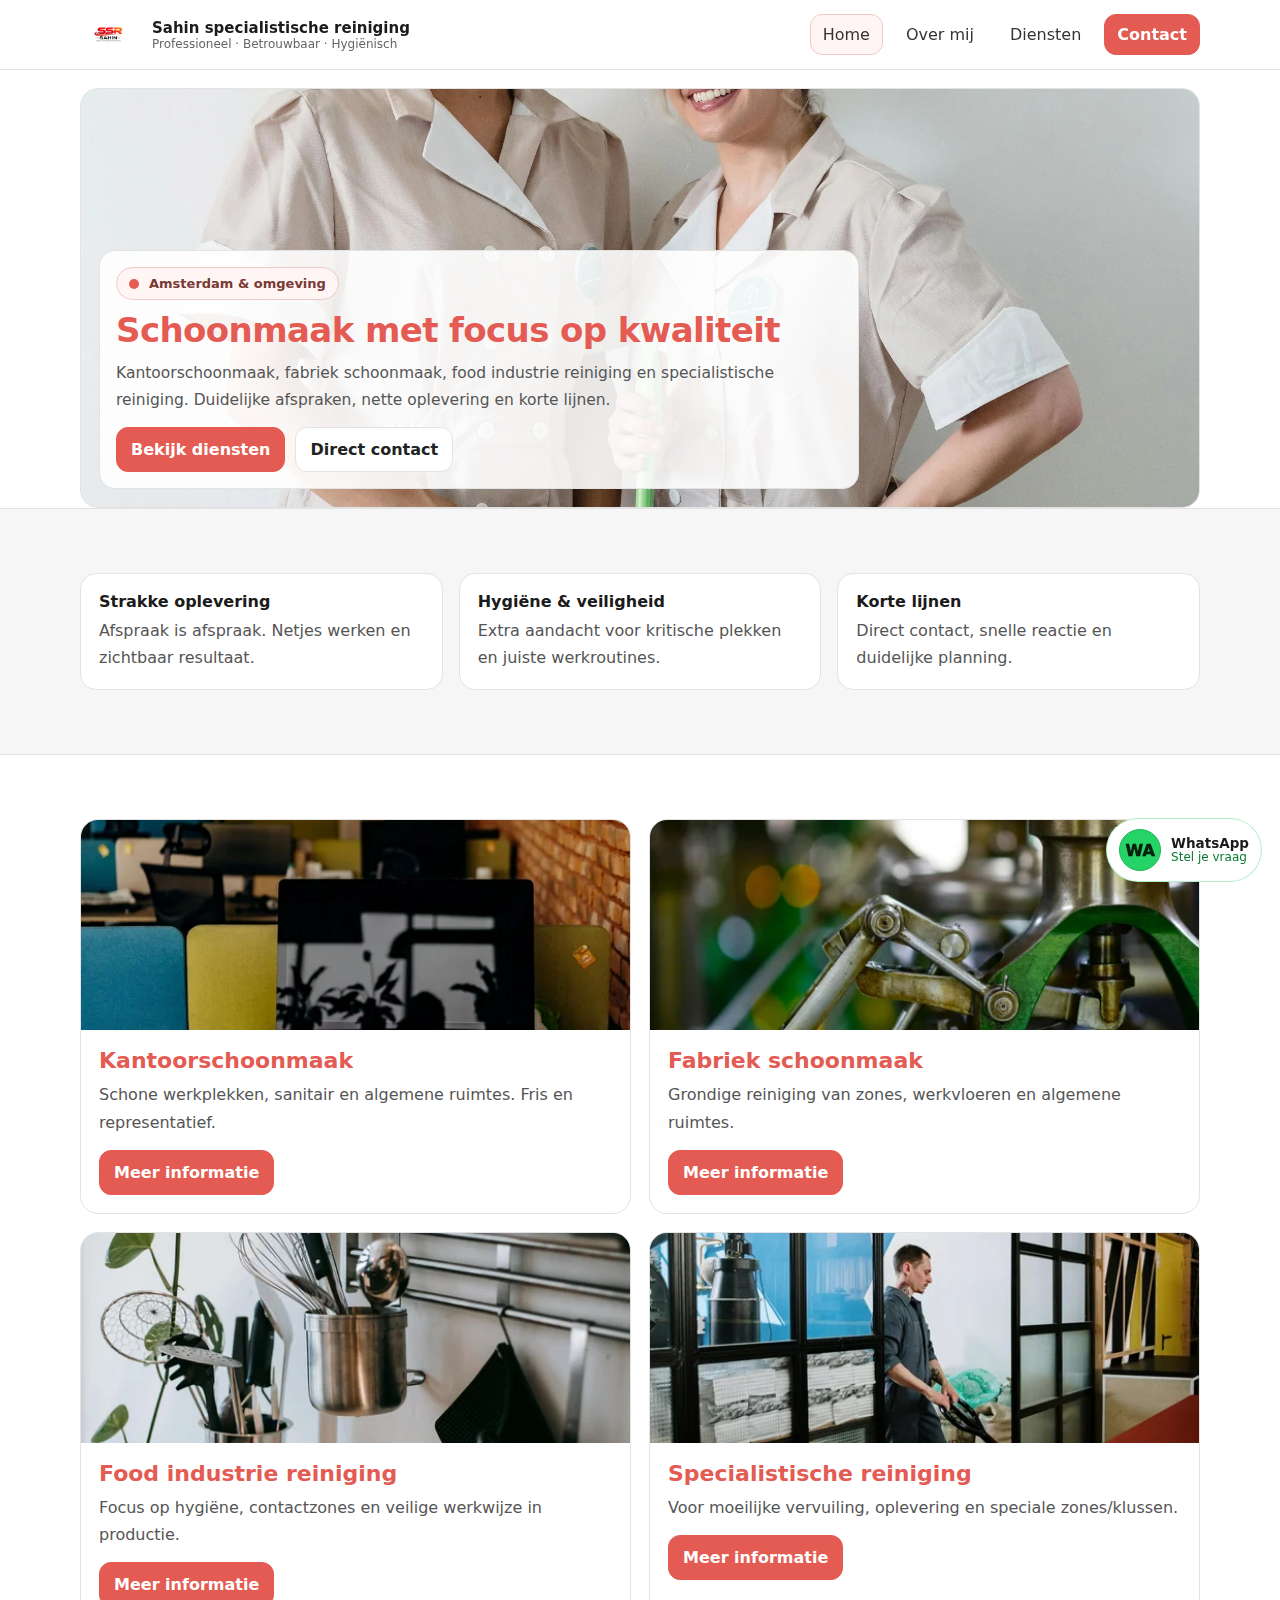
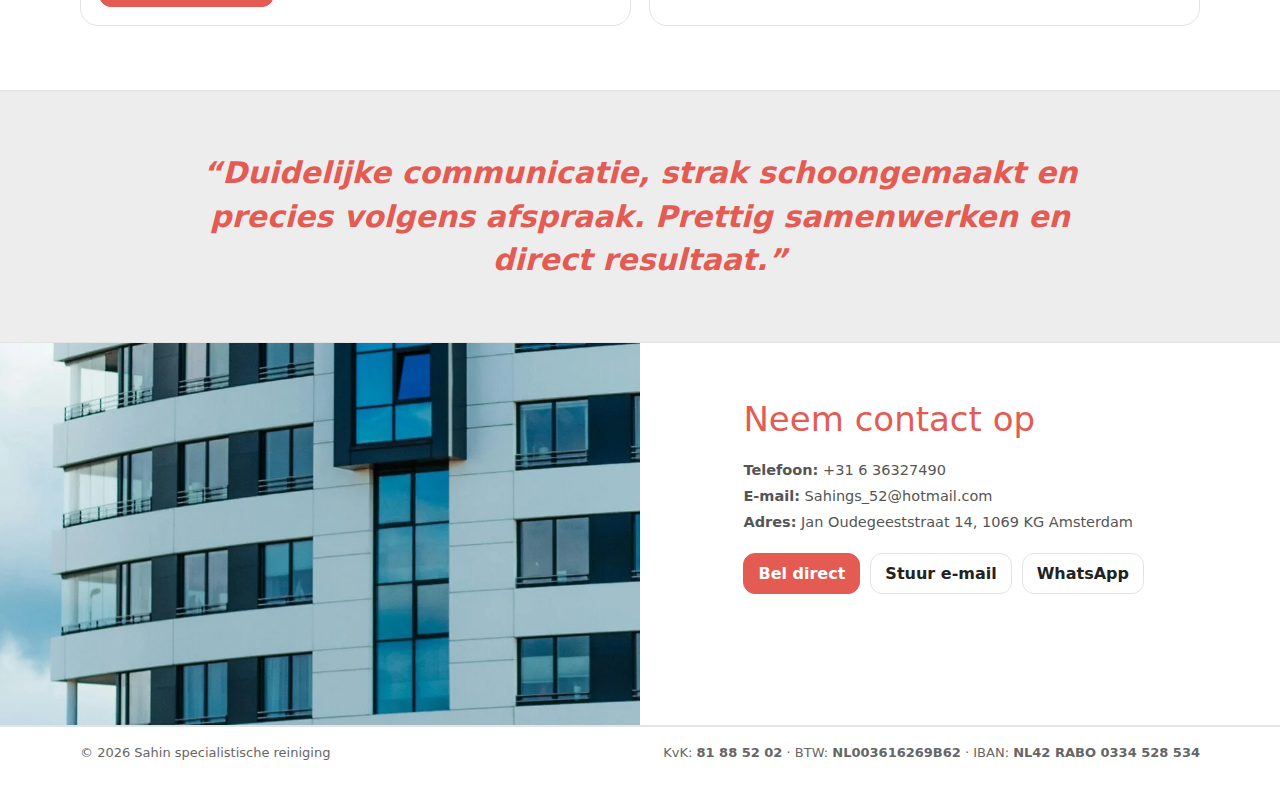
<file: index.html>
<!doctype html>
<html lang="nl">
<head>
  <meta charset="utf-8" />
  <meta name="viewport" content="width=device-width,initial-scale=1" />
  <title>Sahin specialistische reiniging</title>
  <meta name="description" content="Kantoorschoonmaak, fabriek schoonmaak, food industrie reiniging en specialistische reiniging." />
  <link rel="stylesheet" href="styles.css" />
</head>
<body>

<header class="header">
  <div class="container header-inner">
    <div class="brand">
      <a href="index.html" style="display:flex;align-items:center;gap:12px;">
        <img src="images/SSRlogo.png" alt="SSR logo" class="site-logo">
      </a>
      <div>
        <h1>Sahin specialistische reiniging</h1>
        <p>Professioneel · Betrouwbaar · Hygiënisch</p>
      </div>
    </div>

    <button class="nav-toggle" type="button" aria-label="Menu openen" aria-expanded="false" aria-controls="siteNav">
      <span></span><span></span><span></span>
    </button>

    <nav id="siteNav" class="nav" aria-label="Hoofdmenu">
      <a class="active" href="index.html">Home</a>
      <a href="overmij.html">Over mij</a>
      <a href="diensten.html">Diensten</a>
      <a class="nav-cta" href="contact.html">Contact</a>
    </nav>
  </div>
</header>

<main>

  <!-- HERO: wit vlak, banner in card -->
  <section class="hero">
    <div class="container">
      <div class="hero-banner" role="img" aria-label="Banner">
        <div class="hero-content">
          <div class="kicker"><span class="kdot"></span>Amsterdam & omgeving</div>
          <h2>Schoonmaak met focus op kwaliteit</h2>
          <p class="lead">
            Kantoorschoonmaak, fabriek schoonmaak, food industrie reiniging en specialistische reiniging.
            Duidelijke afspraken, nette oplevering en korte lijnen.
          </p>
          <div class="hero-actions">
            <a class="btn" href="diensten.html">Bekijk diensten</a>
            <a class="btn secondary" href="contact.html">Direct contact</a>
          </div>
        </div>
      </div>
    </div>
  </section>

  <!-- USP: lichtgrijs vlak (duidelijke overgang) -->
  <section class="section section--light">
    <div class="container grid-3">
      <div class="feature">
        <div class="title">Strakke oplevering</div>
        <div class="text">Afspraak is afspraak. Netjes werken en zichtbaar resultaat.</div>
      </div>
      <div class="feature">
        <div class="title">Hygiëne & veiligheid</div>
        <div class="text">Extra aandacht voor kritische plekken en juiste werkroutines.</div>
      </div>
      <div class="feature">
        <div class="title">Korte lijnen</div>
        <div class="text">Direct contact, snelle reactie en duidelijke planning.</div>
      </div>
    </div>
  </section>

  <!-- Diensten preview: wit vlak -->
  <section class="section">
    <div class="container">
      <div class="services-grid">
        <div class="service">
          <img src="images/kantoor.jpg" alt="Kantoorschoonmaak">
          <div class="service-body">
            <div class="service-title">Kantoorschoonmaak</div>
            <p class="service-text">Schone werkplekken, sanitair en algemene ruimtes. Fris en representatief.</p>
            <a class="btn" href="diensten.html#kantoor">Meer informatie</a>
          </div>
        </div>

        <div class="service">
          <img src="images/fabriek.jpg" alt="Fabriek schoonmaak">
          <div class="service-body">
            <div class="service-title">Fabriek schoonmaak</div>
            <p class="service-text">Grondige reiniging van zones, werkvloeren en algemene ruimtes.</p>
            <a class="btn" href="diensten.html#fabriek">Meer informatie</a>
          </div>
        </div>

        <div class="service">
          <img src="images/food.jpg" alt="Food industrie reiniging">
          <div class="service-body">
            <div class="service-title">Food industrie reiniging</div>
            <p class="service-text">Focus op hygiëne, contactzones en veilige werkwijze in productie.</p>
            <a class="btn" href="diensten.html#food">Meer informatie</a>
          </div>
        </div>

        <div class="service">
          <img src="images/specialistisch.jpg" alt="Specialistische reiniging">
          <div class="service-body">
            <div class="service-title">Specialistische reiniging</div>
            <p class="service-text">Voor moeilijke vervuiling, oplevering en speciale zones/klussen.</p>
            <a class="btn" href="diensten.html#specialistisch">Meer informatie</a>
          </div>
        </div>
      </div>
    </div>
  </section>

  <!-- Quote: iets donkerder (mid) over hele breedte -->
  <section class="quote-band">
    <div class="quote-inner">
      <p class="quote-text">
        “Duidelijke communicatie, strak schoongemaakt en precies volgens afspraak.
        Prettig samenwerken en direct resultaat.”
      </p>
    </div>
  </section>

  <!-- Contact: full width split, image full-bleed left -->
  <section class="contact-split">
    <div class="contact-split-inner">
      <div class="contact-split-media">
        <img src="images/gebouw.jpg" alt="Gebouw / locatie" />
      </div>

      <div class="contact-split-panel">
        <h3>Neem contact op</h3>

        <div class="contact-lines">
          <div><strong>Telefoon:</strong> <a href="tel:+31636327490">+31 6 36327490</a></div>
          <div><strong>E-mail:</strong> <a href="mailto:Sahings_52@hotmail.com">Sahings_52@hotmail.com</a></div>
          <div><strong>Adres:</strong> Jan Oudegeeststraat 14, 1069 KG Amsterdam</div>
        </div>

        <div class="contact-buttons">
          <a class="btn-accent" href="tel:+31636327490">Bel direct</a>
          <a class="btn-soft" href="mailto:Sahings_52@hotmail.com">Stuur e-mail</a>
          <a class="btn-soft" target="_blank" rel="noopener"
             href="https://wa.me/31636327490?text=Hallo%20Sahin%20specialistische%20reiniging,%20ik%20wil%20graag%20meer%20informatie.">
            WhatsApp
          </a>
        </div>
      </div>
    </div>
  </section>

</main>

<footer class="footer">
  <div class="container footer-inner">
    <div>© <span id="year"></span> Sahin specialistische reiniging</div>
    <div>
      KvK: <strong>81 88 52 02</strong> · BTW: <strong>NL003616269B62</strong> · IBAN: <strong>NL42 RABO 0334 528 534</strong>
    </div>
  </div>
</footer>

<!-- Sticky WhatsApp -->
<a class="wa-float"
   href="https://wa.me/31636327490?text=Hallo%20Sahin%20specialistische%20reiniging,%20ik%20heb%20een%20vraag."
   target="_blank" rel="noopener">
  <div class="wa-bubble">WA</div>
  <div class="wa-text">
    <strong>WhatsApp</strong>
    <span>Stel je vraag</span>
  </div>
</a>

<script>document.getElementById("year").textContent = new Date().getFullYear();</script>
<script src="nav.js"></script>
</body>
</html>
</file>
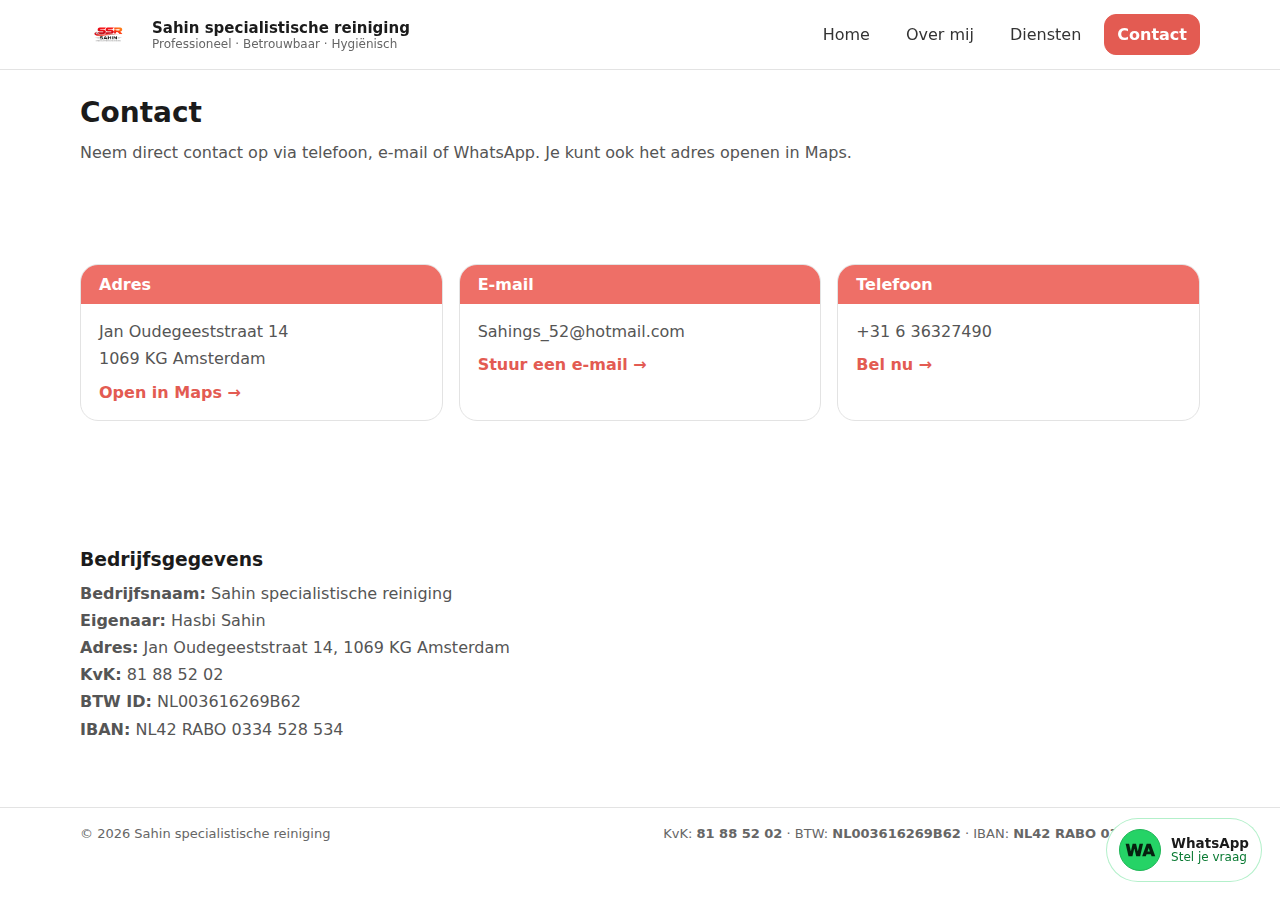
<file: contact.html>
<!doctype html>
<html lang="nl">
<head>
  <meta charset="utf-8" />
  <meta name="viewport" content="width=device-width,initial-scale=1" />
  <title>Contact | Sahin specialistische reiniging</title>
  <meta name="description" content="Neem contact op met Sahin specialistische reiniging via telefoon, e-mail of WhatsApp." />
  <link rel="stylesheet" href="styles.css" />
</head>
<body>

<header class="header">
  <div class="container header-inner">

    <div class="brand">
      <a href="index.html" style="display:flex;align-items:center;gap:12px;text-decoration:none;">
        <img src="images/SSRlogo.png" alt="Sahin specialistische reiniging logo" class="site-logo">
      </a>
      <div>
        <h1>Sahin specialistische reiniging</h1>
        <p>Professioneel · Betrouwbaar · Hygiënisch</p>
      </div>
    </div>

    <button class="nav-toggle" type="button" aria-label="Menu openen" aria-expanded="false" aria-controls="siteNav">
      <span></span><span></span><span></span>
    </button>

    <nav id="siteNav" class="nav" aria-label="Hoofdmenu">
      <a href="index.html">Home</a>
      <a href="overmij.html">Over mij</a>
      <a href="diensten.html">Diensten</a>
      <a class="nav-cta active" href="contact.html">Contact</a>
    </nav>

  </div>
</header>

<main class="container">

  <section class="pagehead">
    <h2>Contact</h2>
    <p>Neem direct contact op via telefoon, e-mail of WhatsApp. Je kunt ook het adres openen in Maps.</p>
  </section>

  <!-- 3 kaarten (alleen op contactpagina, via .contact-cards/.contact-card in styles.css) -->
  <section class="section">
    <div class="contact-cards">

      <div class="contact-card">
        <h3>Adres</h3>
        <p>
          Jan Oudegeeststraat 14<br>
          1069 KG Amsterdam
        </p>
        <a class="card-link" target="_blank" rel="noopener"
           href="https://www.google.com/maps/search/?api=1&query=Jan+Oudegeeststraat+14+1069+KG+Amsterdam">
          Open in Maps →
        </a>
      </div>

      <div class="contact-card">
        <h3>E-mail</h3>
        <p>Sahings_52@hotmail.com</p>
        <a class="card-link" href="mailto:Sahings_52@hotmail.com">
          Stuur een e-mail →
        </a>
      </div>

      <div class="contact-card">
        <h3>Telefoon</h3>
        <p>+31 6 36327490</p>
        <a class="card-link" href="tel:+31636327490">
          Bel nu →
        </a>
      </div>

    </div>
  </section>

  <section class="section">
    <div class="card-block">
      <h3 style="margin:0 0 10px;">Bedrijfsgegevens</h3>
      <p style="margin:0; color:#555; line-height:1.7;">
        <strong>Bedrijfsnaam:</strong> Sahin specialistische reiniging<br>
        <strong>Eigenaar:</strong> Hasbi Sahin<br>
        <strong>Adres:</strong> Jan Oudegeeststraat 14, 1069 KG Amsterdam<br>
        <strong>KvK:</strong> 81 88 52 02<br>
        <strong>BTW ID:</strong> NL003616269B62<br>
        <strong>IBAN:</strong> NL42 RABO 0334 528 534
      </p>
    </div>
  </section>

</main>

<footer class="footer">
  <div class="container footer-inner">
    <div>© <span id="year"></span> Sahin specialistische reiniging</div>
    <div>
      KvK: <strong>81 88 52 02</strong> · BTW: <strong>NL003616269B62</strong> · IBAN: <strong>NL42 RABO 0334 528 534</strong>
    </div>
  </div>
</footer>

<a class="wa-float"
   href="https://wa.me/31636327490?text=Hallo%20Sahin%20specialistische%20reiniging,%20ik%20wil%20graag%20contact%20opnemen."
   target="_blank" rel="noopener">
  <div class="wa-bubble">WA</div>
  <div class="wa-text">
    <strong>WhatsApp</strong>
    <span>Stel je vraag</span>
  </div>
</a>

<script>document.getElementById("year").textContent = new Date().getFullYear();</script>
<script src="nav.js"></script>
</body>
</html>
</file>
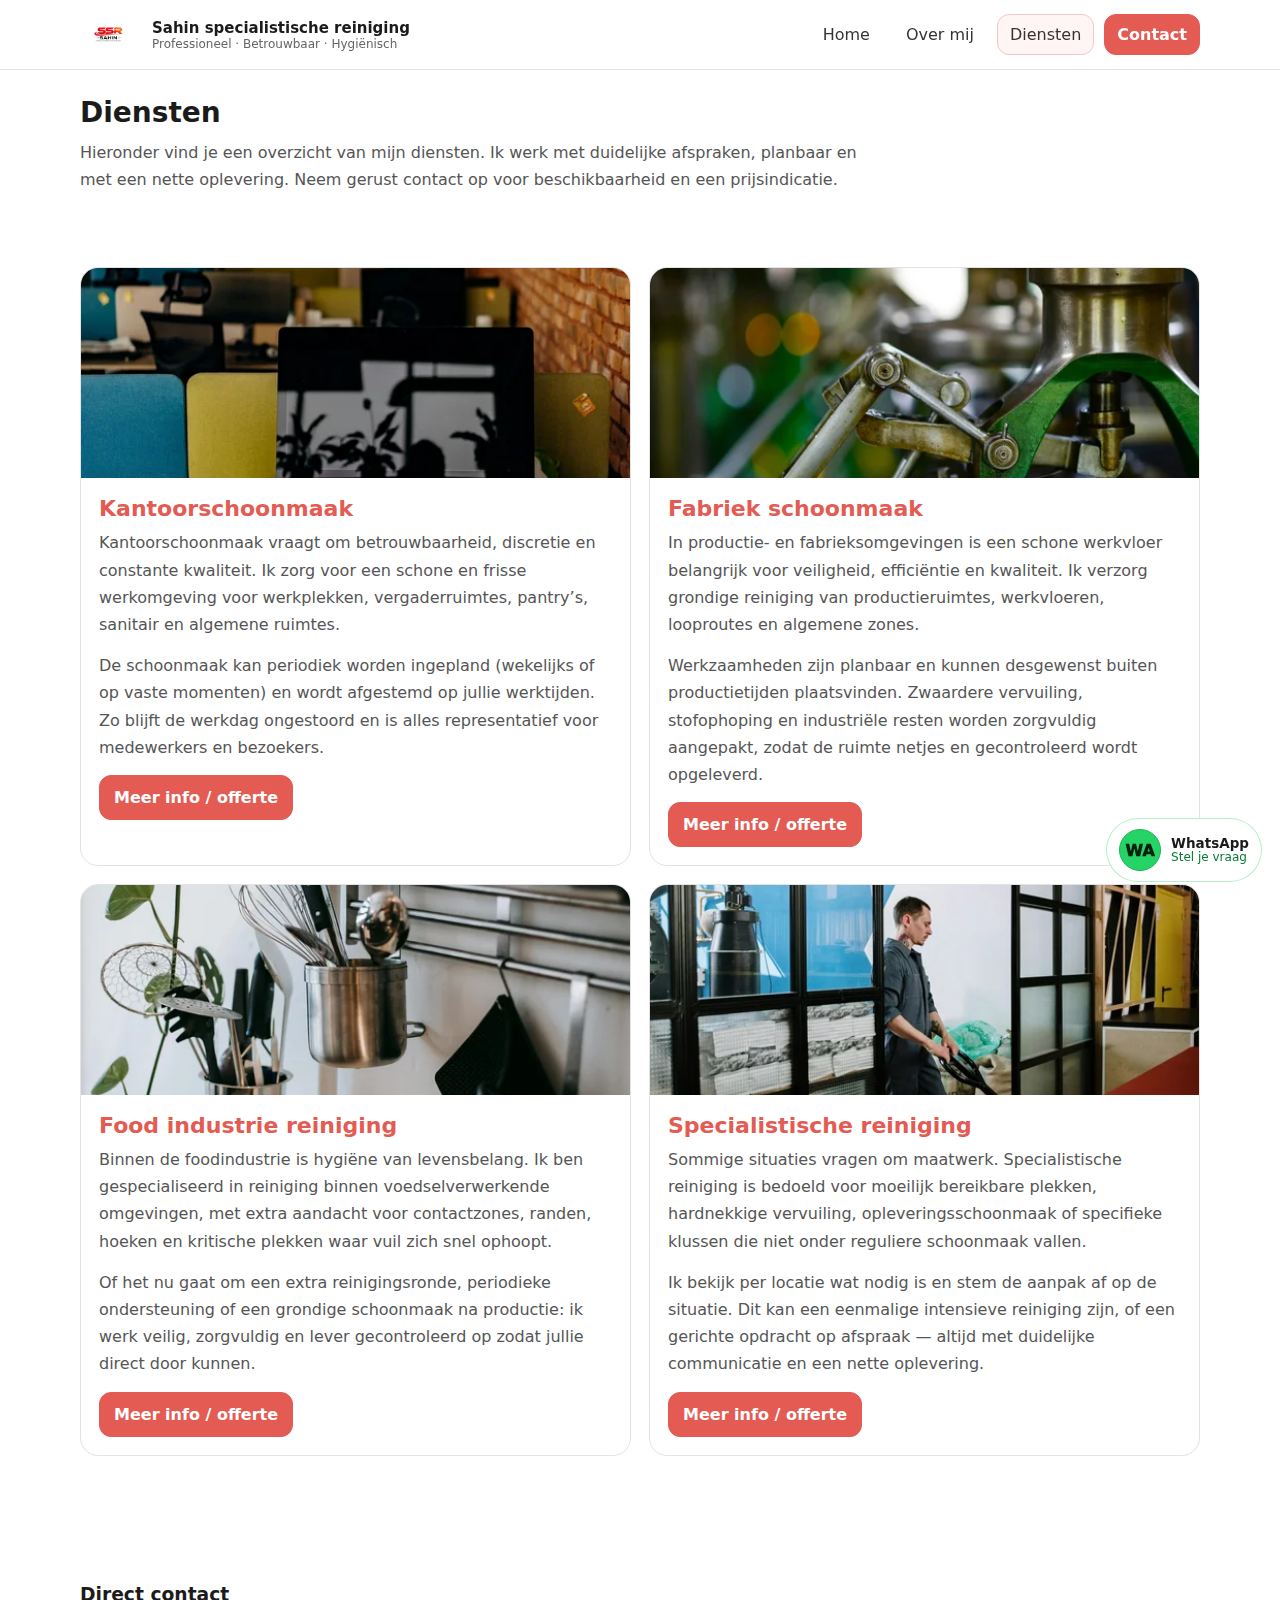
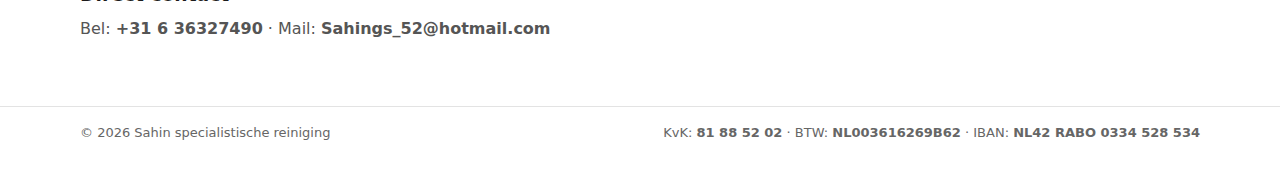
<file: diensten.html>
<!doctype html>
<html lang="nl">
<head>
  <meta charset="utf-8" />
  <meta name="viewport" content="width=device-width,initial-scale=1" />
  <title>Diensten | Sahin specialistische reiniging</title>
  <meta name="description" content="Kantoorschoonmaak, fabriek schoonmaak, food industrie reiniging en specialistische reiniging in Amsterdam en omgeving." />
  <link rel="stylesheet" href="styles.css" />
</head>
<body>

<header class="header">
  <div class="container header-inner">

    <div class="brand">
      <a href="index.html" style="display:flex;align-items:center;gap:12px;text-decoration:none;">
        <img src="images/SSRlogo.png" alt="Sahin specialistische reiniging logo" class="site-logo">
      </a>
      <div>
        <h1>Sahin specialistische reiniging</h1>
        <p>Professioneel · Betrouwbaar · Hygiënisch</p>
      </div>
    </div>

    <button class="nav-toggle" type="button" aria-label="Menu openen" aria-expanded="false" aria-controls="siteNav">
      <span></span><span></span><span></span>
    </button>

    <nav id="siteNav" class="nav" aria-label="Hoofdmenu">
      <a href="index.html">Home</a>
      <a href="overmij.html">Over mij</a>
      <a class="active" href="diensten.html">Diensten</a>
      <a class="nav-cta" href="contact.html">Contact</a>
    </nav>

  </div>
</header>

<main class="container">

  <section class="pagehead">
    <h2>Diensten</h2>
    <p>
      Hieronder vind je een overzicht van mijn diensten. Ik werk met duidelijke afspraken, planbaar en met een nette oplevering.
      Neem gerust contact op voor beschikbaarheid en een prijsindicatie.
    </p>
  </section>

  <section class="section">
    <div class="services-grid">

      <!-- KANTOOR -->
      <div id="kantoor" class="service">
        <img src="images/kantoor.jpg" alt="Kantoorschoonmaak">
        <div class="service-body">
          <div class="service-title">Kantoorschoonmaak</div>
          <p class="service-text">
            Kantoorschoonmaak vraagt om betrouwbaarheid, discretie en constante kwaliteit. Ik zorg voor een schone en frisse werkomgeving
            voor werkplekken, vergaderruimtes, pantry’s, sanitair en algemene ruimtes.
          </p>
          <p class="service-text">
            De schoonmaak kan periodiek worden ingepland (wekelijks of op vaste momenten) en wordt afgestemd op jullie werktijden.
            Zo blijft de werkdag ongestoord en is alles representatief voor medewerkers en bezoekers.
          </p>
          <div class="service-actions">
            <a class="btn" href="contact.html">Meer info / offerte</a>
          </div>
        </div>
      </div>

      <!-- FABRIEK -->
      <div id="fabriek" class="service">
        <img src="images/fabriek.jpg" alt="Fabriek schoonmaak">
        <div class="service-body">
          <div class="service-title">Fabriek schoonmaak</div>
          <p class="service-text">
            In productie- en fabrieksomgevingen is een schone werkvloer belangrijk voor veiligheid, efficiëntie en kwaliteit.
            Ik verzorg grondige reiniging van productieruimtes, werkvloeren, looproutes en algemene zones.
          </p>
          <p class="service-text">
            Werkzaamheden zijn planbaar en kunnen desgewenst buiten productietijden plaatsvinden. Zwaardere vervuiling, stofophoping en
            industriële resten worden zorgvuldig aangepakt, zodat de ruimte netjes en gecontroleerd wordt opgeleverd.
          </p>
          <div class="service-actions">
            <a class="btn" href="contact.html">Meer info / offerte</a>
          </div>
        </div>
      </div>

      <!-- FOOD -->
      <div id="food" class="service">
        <img src="images/food.jpg" alt="Food industrie reiniging">
        <div class="service-body">
          <div class="service-title">Food industrie reiniging</div>
          <p class="service-text">
            Binnen de foodindustrie is hygiëne van levensbelang. Ik ben gespecialiseerd in reiniging binnen voedselverwerkende omgevingen,
            met extra aandacht voor contactzones, randen, hoeken en kritische plekken waar vuil zich snel ophoopt.
          </p>
          <p class="service-text">
            Of het nu gaat om een extra reinigingsronde, periodieke ondersteuning of een grondige schoonmaak na productie:
            ik werk veilig, zorgvuldig en lever gecontroleerd op zodat jullie direct door kunnen.
          </p>
          <div class="service-actions">
            <a class="btn" href="contact.html">Meer info / offerte</a>
          </div>
        </div>
      </div>

      <!-- SPECIALISTISCH -->
      <div id="specialistisch" class="service">
        <img src="images/specialistisch.jpg" alt="Specialistische reiniging">
        <div class="service-body">
          <div class="service-title">Specialistische reiniging</div>
          <p class="service-text">
            Sommige situaties vragen om maatwerk. Specialistische reiniging is bedoeld voor moeilijk bereikbare plekken, hardnekkige vervuiling,
            opleveringsschoonmaak of specifieke klussen die niet onder reguliere schoonmaak vallen.
          </p>
          <p class="service-text">
            Ik bekijk per locatie wat nodig is en stem de aanpak af op de situatie. Dit kan een eenmalige intensieve reiniging zijn,
            of een gerichte opdracht op afspraak — altijd met duidelijke communicatie en een nette oplevering.
          </p>
          <div class="service-actions">
            <a class="btn" href="contact.html">Meer info / offerte</a>
          </div>
        </div>
      </div>

    </div>
  </section>

  <section class="section">
    <div class="card-block">
      <h3 style="margin:0 0 10px;">Direct contact</h3>
      <p style="margin:0; color:#555; line-height:1.7;">
        Bel: <strong><a href="tel:+31636327490">+31 6 36327490</a></strong> ·
        Mail: <strong><a href="mailto:Sahings_52@hotmail.com">Sahings_52@hotmail.com</a></strong>
      </p>
    </div>
  </section>

</main>

<footer class="footer">
  <div class="container footer-inner">
    <div>© <span id="year"></span> Sahin specialistische reiniging</div>
    <div>
      KvK: <strong>81 88 52 02</strong> · BTW: <strong>NL003616269B62</strong> · IBAN: <strong>NL42 RABO 0334 528 534</strong>
    </div>
  </div>
</footer>

<a class="wa-float"
   href="https://wa.me/31636327490?text=Hallo%20Sahin%20specialistische%20reiniging,%20ik%20wil%20graag%20informatie%20over%20jullie%20diensten."
   target="_blank" rel="noopener">
  <div class="wa-bubble">WA</div>
  <div class="wa-text">
    <strong>WhatsApp</strong>
    <span>Stel je vraag</span>
  </div>
</a>

<script>document.getElementById("year").textContent = new Date().getFullYear();</script>
<script src="nav.js"></script>
</body>
</html>
</file>
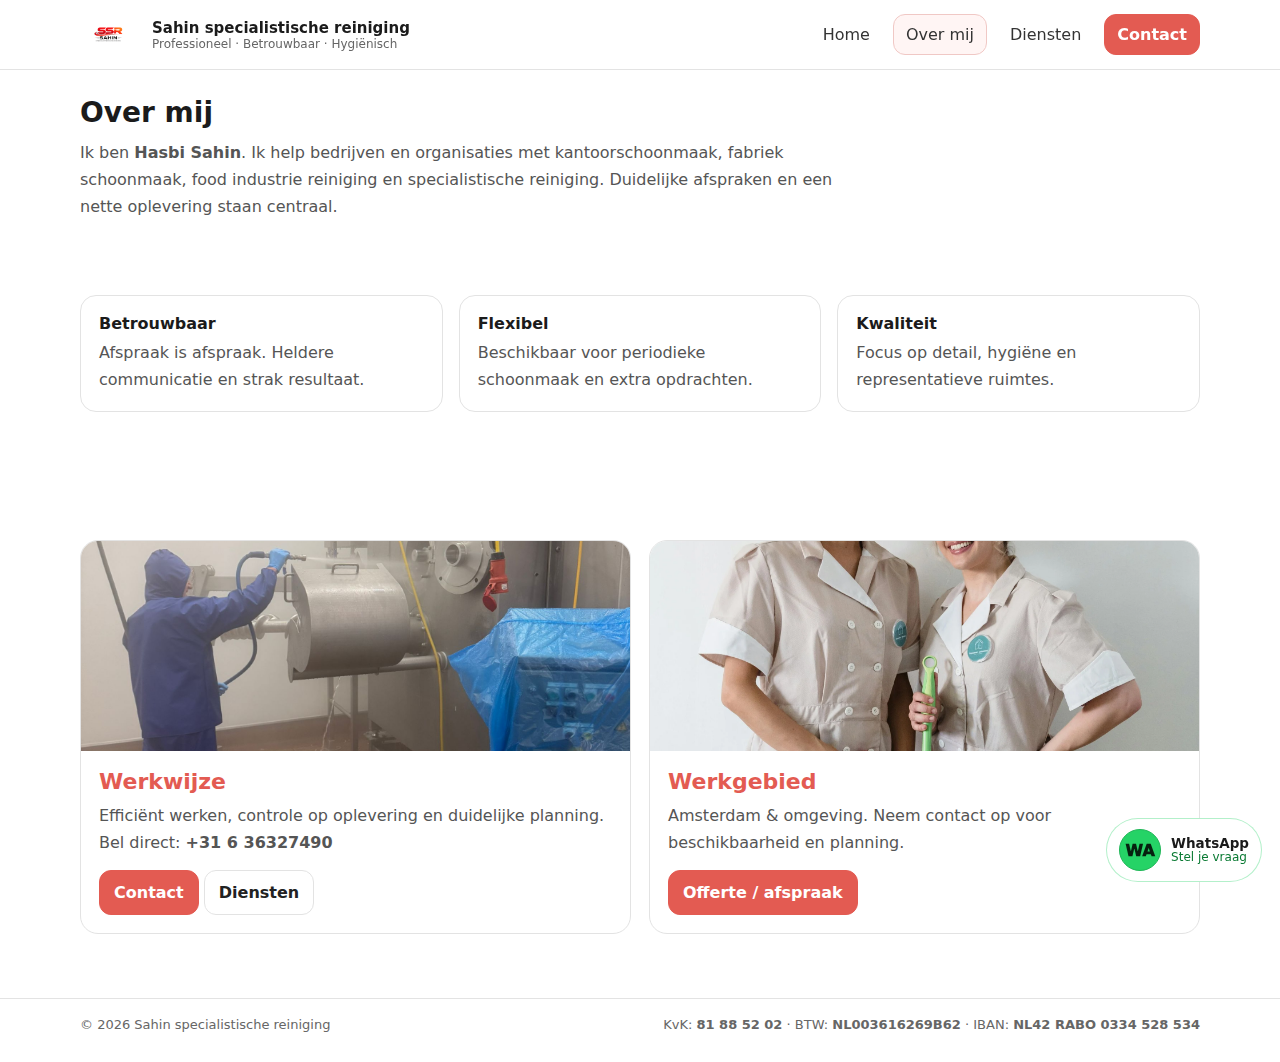
<file: overmij.html>
<!doctype html>
<html lang="nl">
<head>
  <meta charset="utf-8" />
  <meta name="viewport" content="width=device-width,initial-scale=1" />
  <title>Over mij | Sahin specialistische reiniging</title>
  <meta name="description" content="Over Sahin specialistische reiniging." />
  <link rel="stylesheet" href="styles.css" />
</head>
<body>

<header class="header">
  <div class="container header-inner">
<div class="brand">
  <img src="images/SSRlogo.png" alt="Sahin specialistische reiniging logo" class="site-logo">
  <div>
    <h1>Sahin specialistische reiniging</h1>
    <p>Professioneel · Betrouwbaar · Hygiënisch</p>
  </div>
</div>

    <button class="nav-toggle" type="button" aria-label="Menu openen" aria-expanded="false" aria-controls="siteNav">
      <span></span><span></span><span></span>
    </button>

    <nav id="siteNav" class="nav" aria-label="Hoofdmenu">
      <a href="index.html">Home</a>
      <a class="active" href="overmij.html">Over mij</a>
      <a href="diensten.html">Diensten</a>
      <a class="nav-cta" href="contact.html">Contact</a>
    </nav>
  </div>
</header>

<main class="container">
  <section class="pagehead">
    <h2>Over mij</h2>
    <p>
      Ik ben <strong>Hasbi Sahin</strong>. Ik help bedrijven en organisaties met kantoorschoonmaak,
      fabriek schoonmaak, food industrie reiniging en specialistische reiniging.
      Duidelijke afspraken en een nette oplevering staan centraal.
    </p>
  </section>

  <section class="section">
    <div class="grid-3">
      <div class="feature">
        <div class="title">Betrouwbaar</div>
        <div class="text">Afspraak is afspraak. Heldere communicatie en strak resultaat.</div>
      </div>
      <div class="feature">
        <div class="title">Flexibel</div>
        <div class="text">Beschikbaar voor periodieke schoonmaak en extra opdrachten.</div>
      </div>
      <div class="feature">
        <div class="title">Kwaliteit</div>
        <div class="text">Focus op detail, hygiëne en representatieve ruimtes.</div>
      </div>
    </div>
  </section>

  <section class="section">
    <div class="services-grid">
      <div class="service">
        <img src="images/werkvloer.jpg" alt="Werkvloer">
        <div class="service-body">
          <div class="service-title">Werkwijze</div>
          <p class="service-text">
            Efficiënt werken, controle op oplevering en duidelijke planning.
            Bel direct: <strong><a href="tel:+31636327490">+31 6 36327490</a></strong>
          </p>
          <div class="service-actions">
            <a class="btn" href="contact.html">Contact</a>
            <a class="btn secondary" href="diensten.html">Diensten</a>
          </div>
        </div>
      </div>

      <div class="service">
        <img src="images/banner.jpg" alt="Schoonmaak dienstverlening">
        <div class="service-body">
          <div class="service-title">Werkgebied</div>
          <p class="service-text">
            Amsterdam & omgeving. Neem contact op voor beschikbaarheid en planning.
          </p>
          <div class="service-actions">
            <a class="btn" href="contact.html">Offerte / afspraak</a>
          </div>
        </div>
      </div>
    </div>
  </section>
</main>

<footer class="footer">
  <div class="container footer-inner">
    <div>© <span id="year"></span> Sahin specialistische reiniging</div>
    <div>
      KvK: <strong>81 88 52 02</strong> · BTW: <strong>NL003616269B62</strong> · IBAN: <strong>NL42 RABO 0334 528 534</strong>
    </div>
  </div>
</footer>

<a class="wa-float"
   href="https://wa.me/31636327490?text=Hallo%20Sahin%20specialistische%20reiniging,%20ik%20heb%20een%20vraag."
   target="_blank" rel="noopener">
  <div class="wa-bubble">WA</div>
  <div class="wa-text">
    <strong>WhatsApp</strong>
    <span>Stel je vraag</span>
  </div>
</a>

<script>document.getElementById("year").textContent = new Date().getFullYear();</script>
<script src="nav.js"></script>
</body>
</html>
</file>
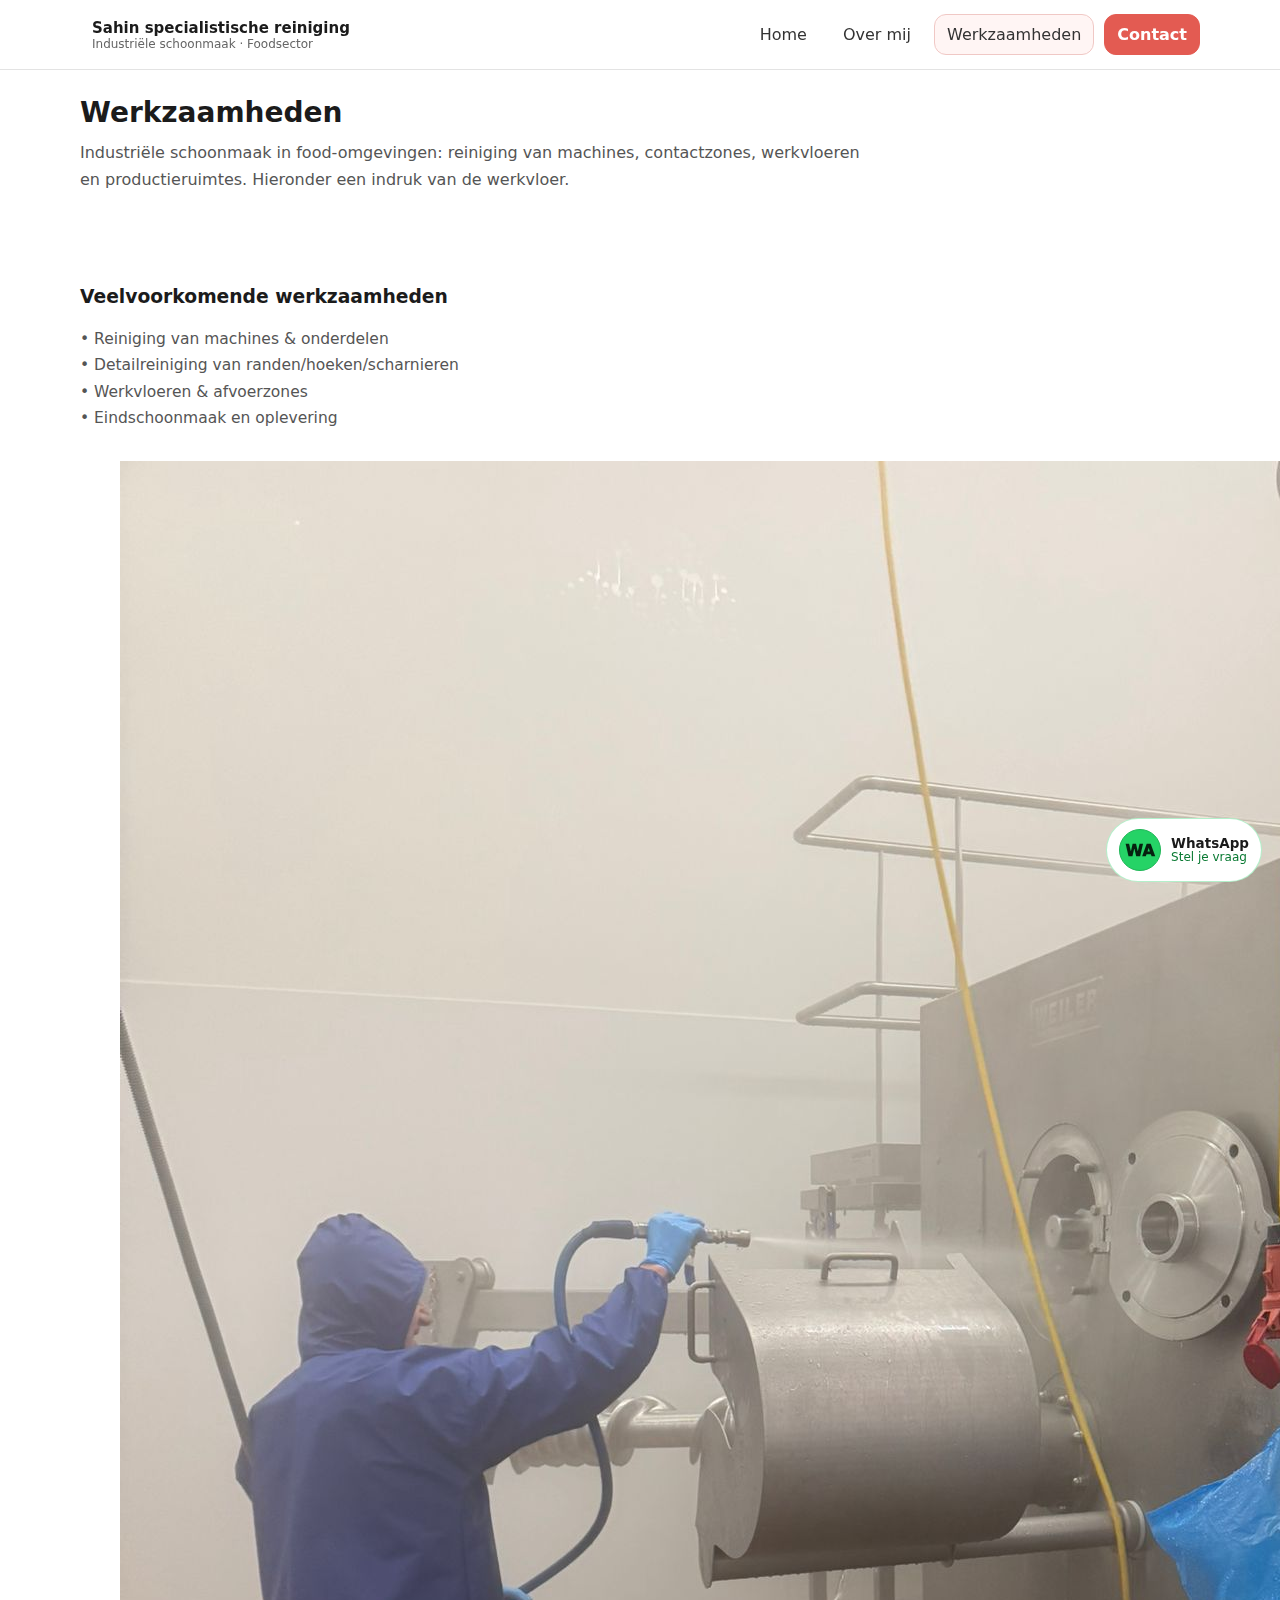
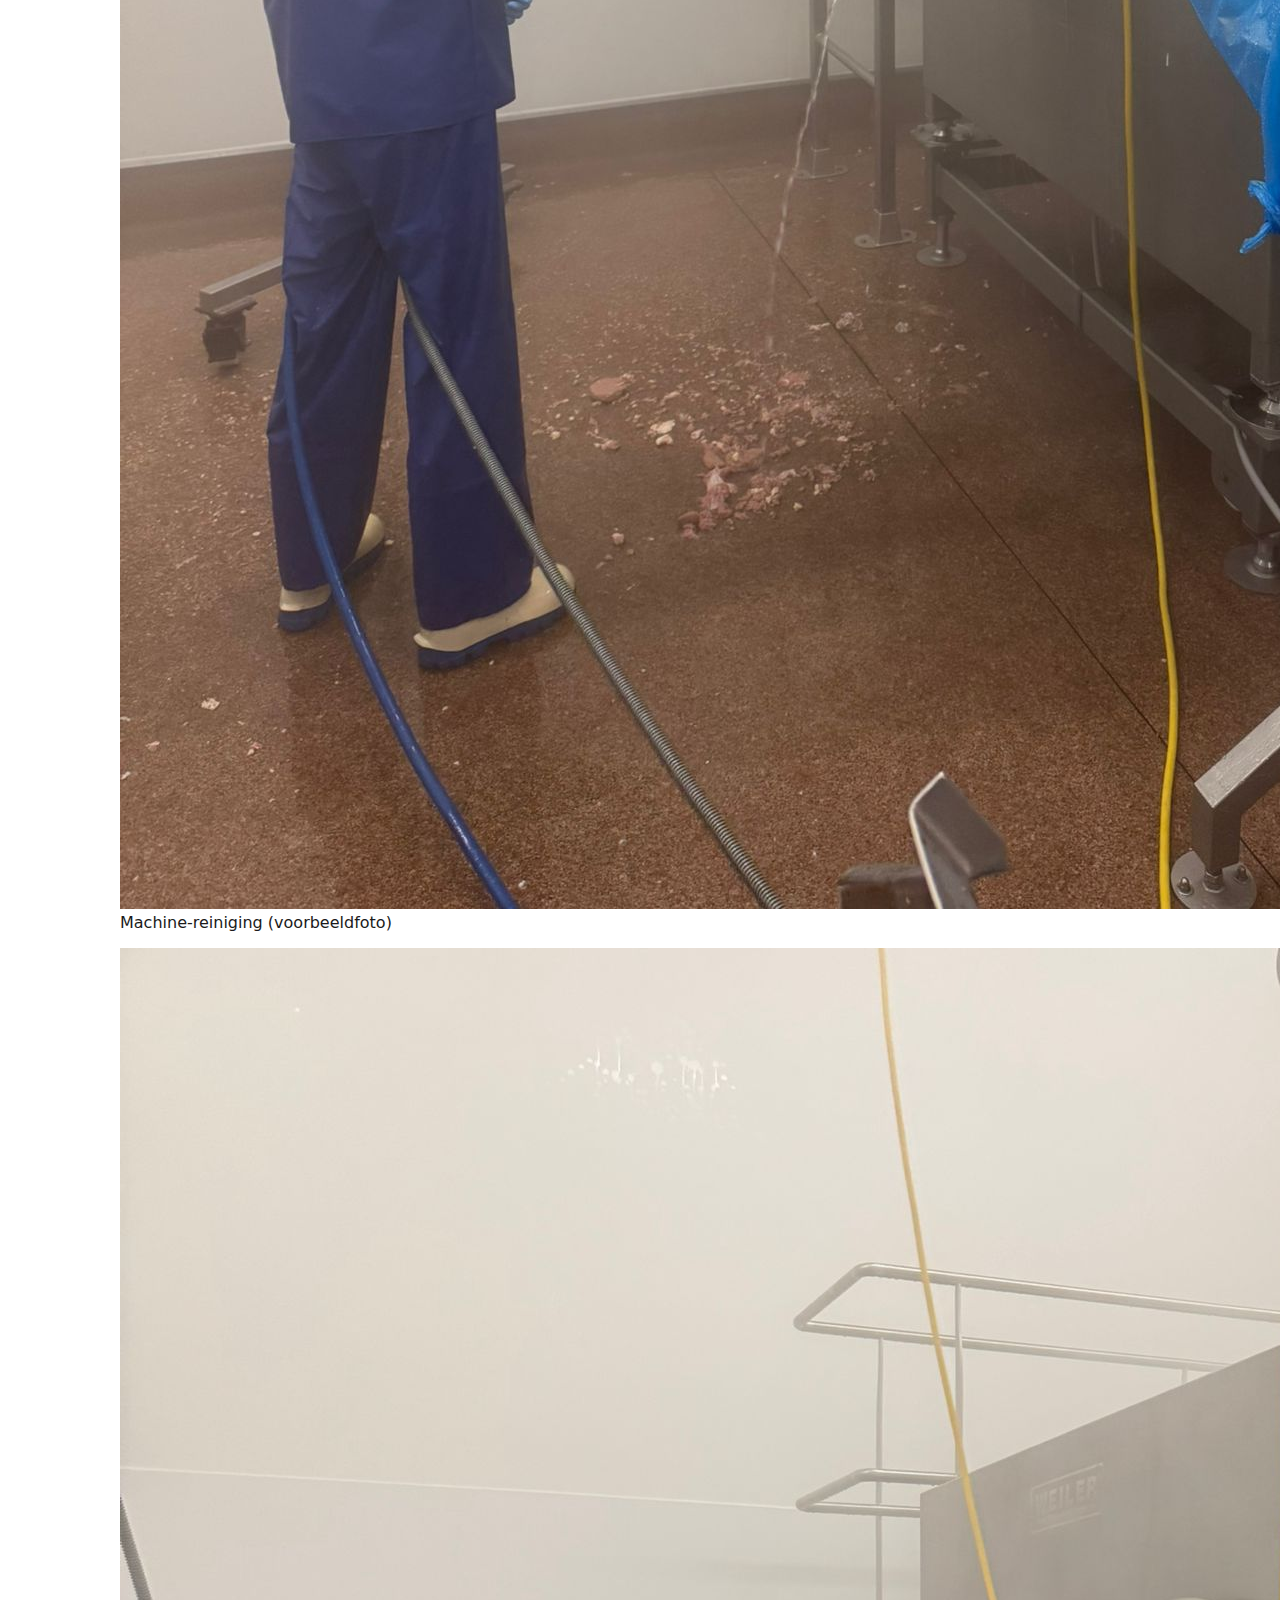
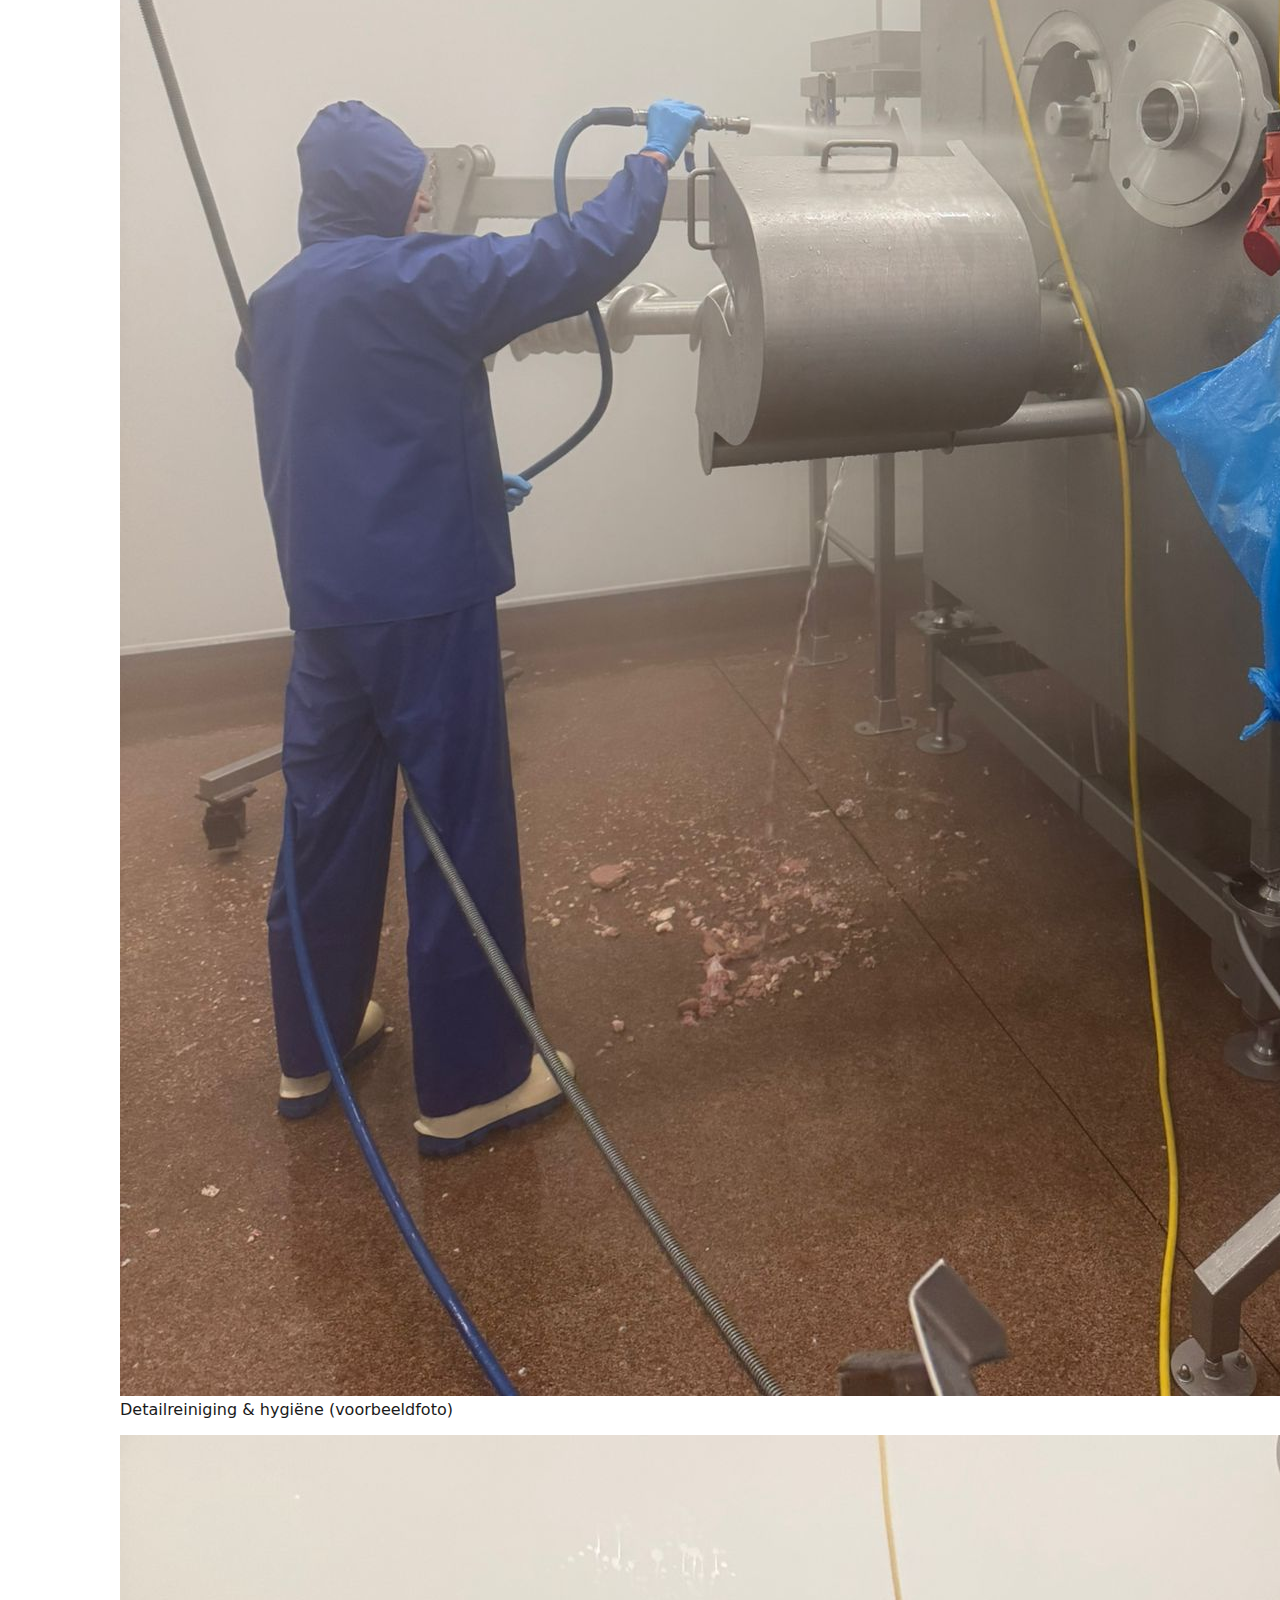
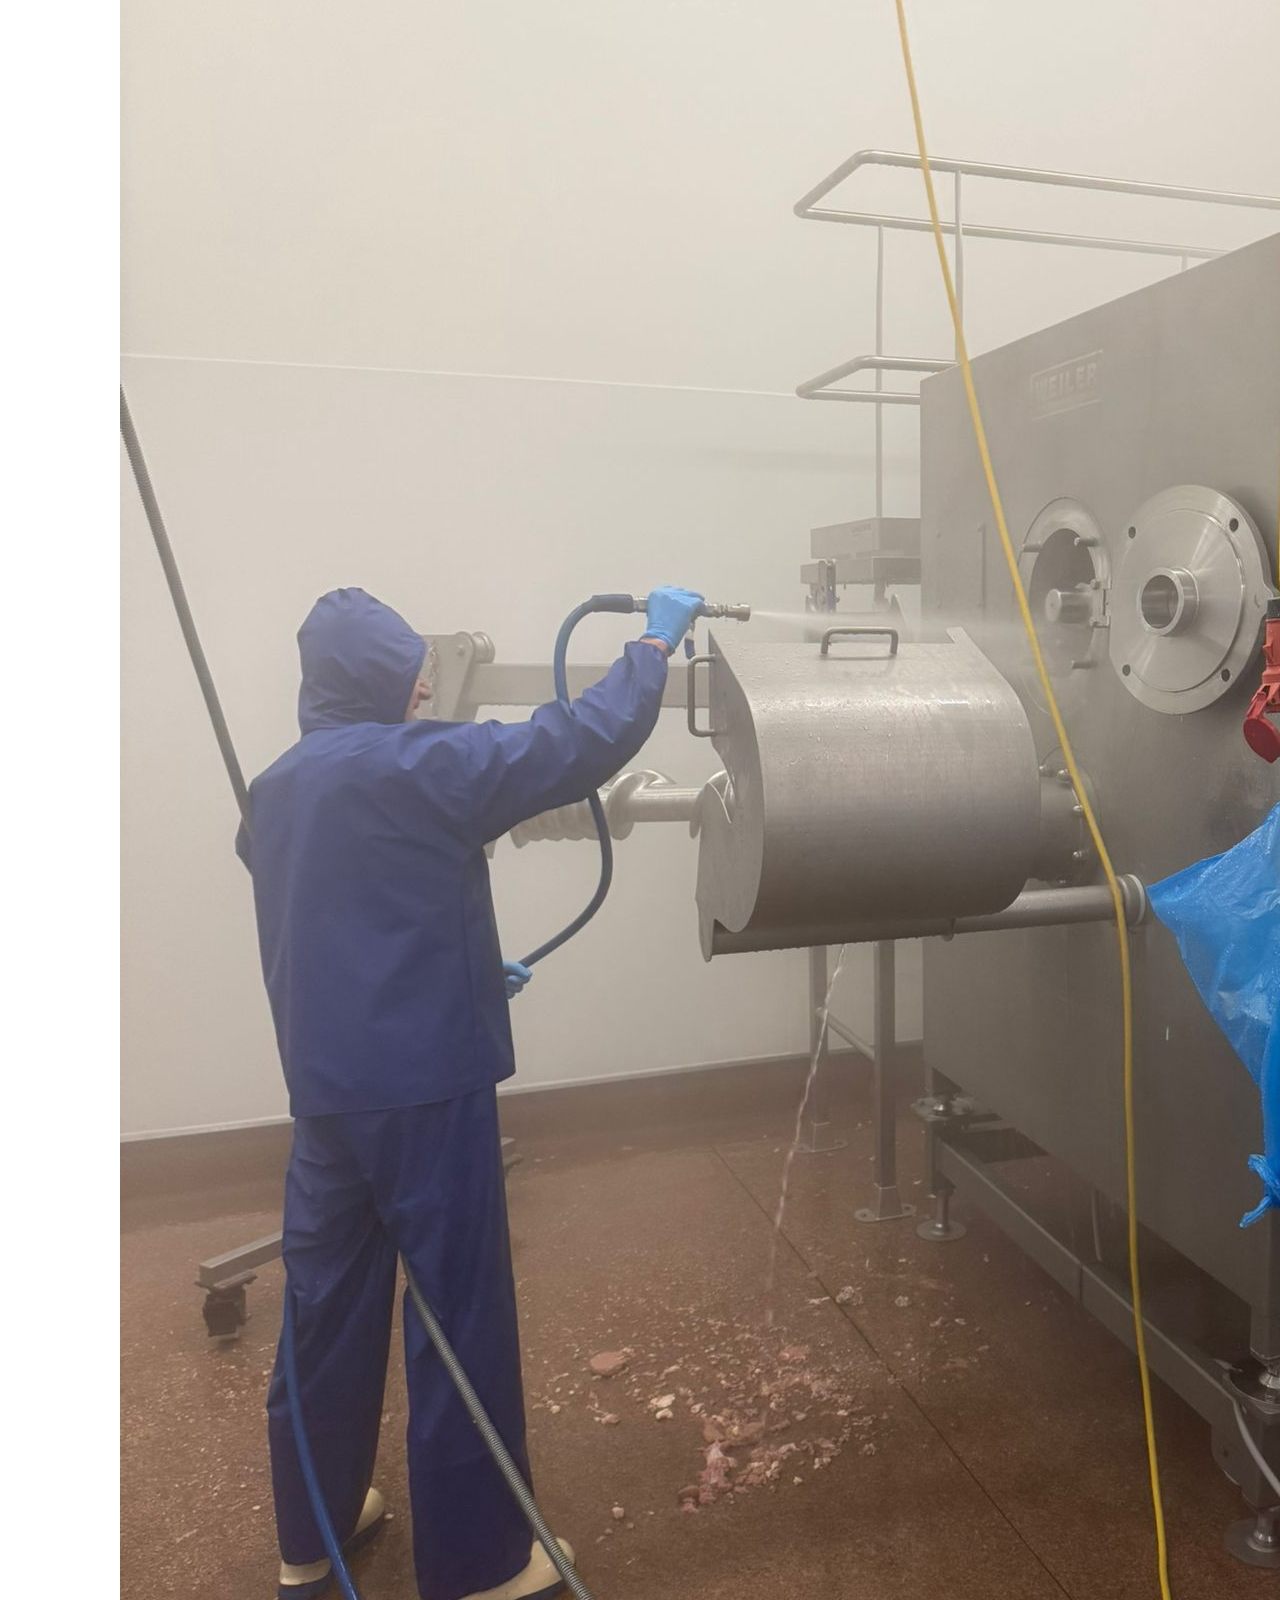
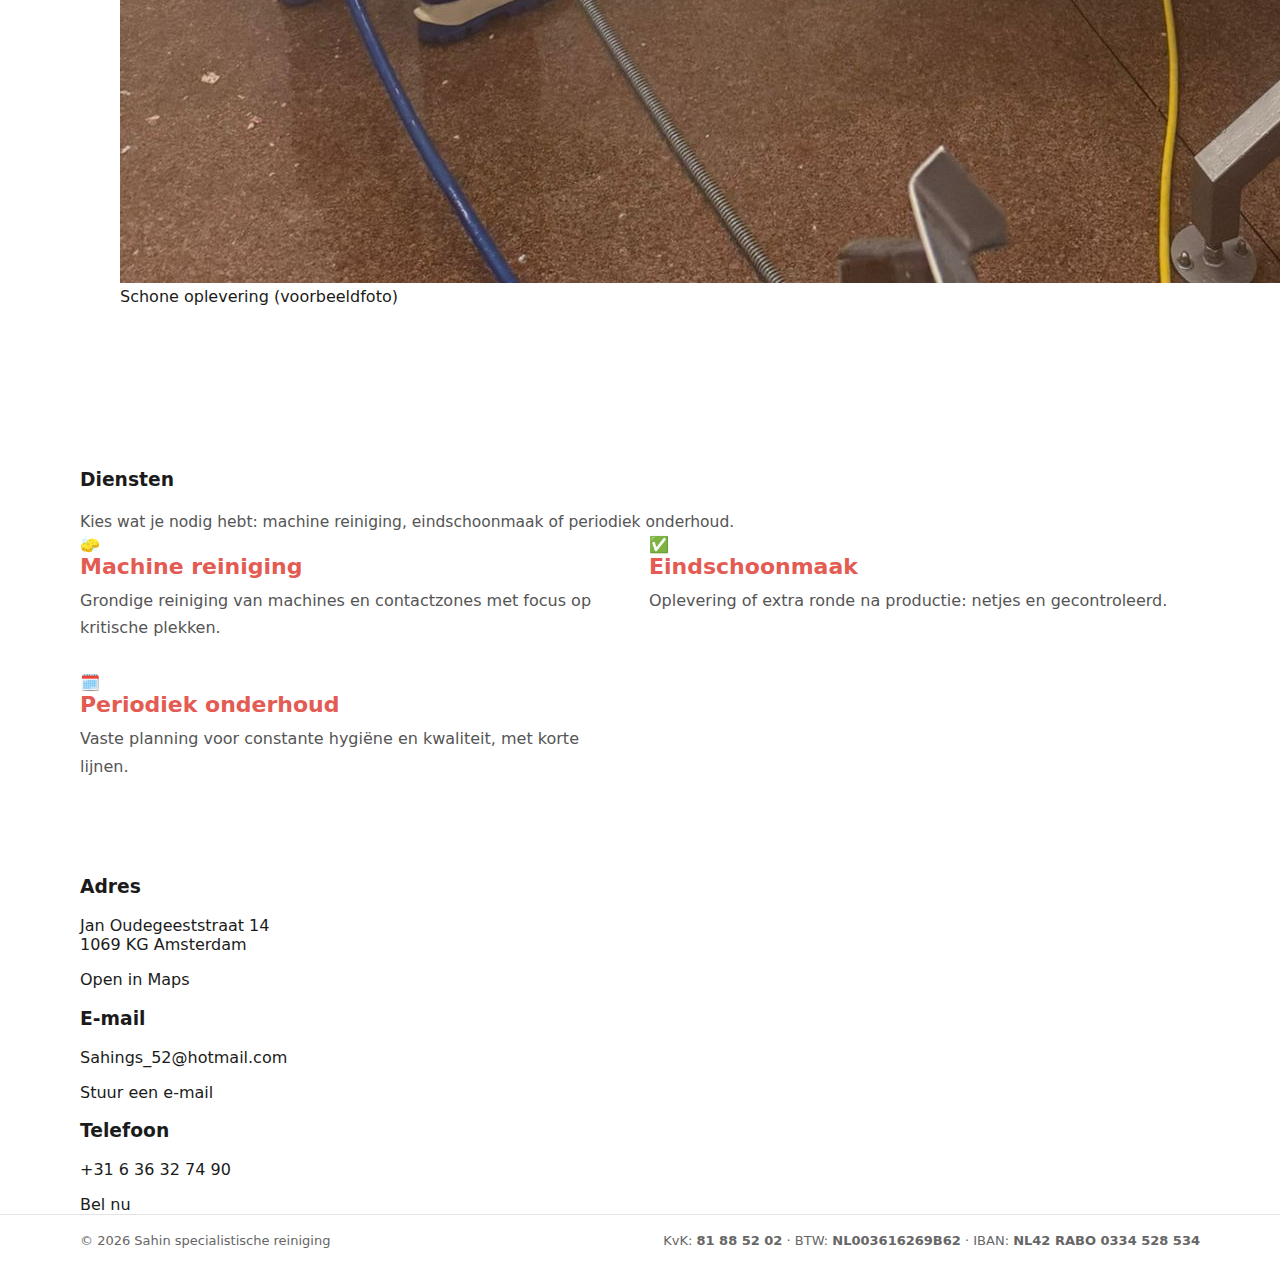
<file: werkzaamheden.html>
<!doctype html>
<html lang="nl">
<head>
  <meta charset="utf-8" />
  <meta name="viewport" content="width=device-width,initial-scale=1" />
  <title>Werkzaamheden | Sahin specialistische reiniging</title>
  <meta name="description" content="Werkzaamheden en foto’s van industriële schoonmaak in de foodsector." />
  <link rel="stylesheet" href="styles.css" />
</head>
<body>

<header class="header">
  <div class="container header-inner">
    <div class="brand">
      <div class="logo" aria-hidden="true"></div>
      <div>
        <h1>Sahin specialistische reiniging</h1>
        <p>Industriële schoonmaak · Foodsector</p>
      </div>
    </div>

    <button class="nav-toggle" type="button" aria-label="Menu openen" aria-expanded="false" aria-controls="siteNav">
      <span></span><span></span><span></span>
    </button>

    <nav id="siteNav" class="nav" aria-label="Hoofdmenu">
      <a href="index.html">Home</a>
      <a href="overmij.html">Over mij</a>
      <a class="active" href="werkzaamheden.html">Werkzaamheden</a>
      <a class="nav-cta" href="contact.html">Contact</a>
    </nav>
  </div>
</header>

<main class="container">
  <section class="pagehead">
    <h2>Werkzaamheden</h2>
    <p>
      Industriële schoonmaak in food-omgevingen: reiniging van machines, contactzones, werkvloeren en productieruimtes.
      Hieronder een indruk van de werkvloer.
    </p>
  </section>

  <section class="section">
    <div class="card card-pad">
      <h3>Veelvoorkomende werkzaamheden</h3>
      <p class="lead" style="margin-bottom:0;">
        • Reiniging van machines & onderdelen<br>
        • Detailreiniging van randen/hoeken/scharnieren<br>
        • Werkvloeren & afvoerzones<br>
        • Eindschoonmaak en oplevering
      </p>
    </div>

    <div style="height:14px"></div>

    <div class="gallery">
      <figure>
        <img src="images/werkvloer.jpg" alt="Machine-reiniging op de werkvloer" />
        <figcaption>Machine-reiniging (voorbeeldfoto)</figcaption>
      </figure>

      <figure>
        <img src="images/werkvloer.jpg" alt="Industriële reiniging in foodomgeving" />
        <figcaption>Detailreiniging & hygiëne (voorbeeldfoto)</figcaption>
      </figure>

      <figure>
        <img src="images/werkvloer.jpg" alt="Schoonmaak van industriële apparatuur" />
        <figcaption>Schone oplevering (voorbeeldfoto)</figcaption>
      </figure>
    </div>
  </section>

  <section class="section">
    <div class="card card-pad">
      <h3>Diensten</h3>
      <p class="lead" style="margin-bottom:0;">
        Kies wat je nodig hebt: machine reiniging, eindschoonmaak of periodiek onderhoud.
      </p>

      <div class="services-grid">
        <div class="card service-card">
          <div class="service-top">
            <div class="service-icon">🧽</div>
            <h4 class="service-title">Machine reiniging</h4>
          </div>
          <p class="service-text">Grondige reiniging van machines en contactzones met focus op kritische plekken.</p>
        </div>

        <div class="card service-card">
          <div class="service-top">
            <div class="service-icon">✅</div>
            <h4 class="service-title">Eindschoonmaak</h4>
          </div>
          <p class="service-text">Oplevering of extra ronde na productie: netjes en gecontroleerd.</p>
        </div>

        <div class="card service-card">
          <div class="service-top">
            <div class="service-icon">🗓️</div>
            <h4 class="service-title">Periodiek onderhoud</h4>
          </div>
          <p class="service-text">Vaste planning voor constante hygiëne en kwaliteit, met korte lijnen.</p>
        </div>
      </div>
    </div>
  </section>

  <section class="info-cards">
    <div class="info-grid">
      <a class="info-card" target="_blank" rel="noopener"
         href="https://www.google.com/maps/search/?api=1&query=Jan+Oudegeeststraat+14+1069+KG+Amsterdam">
        <h3>Adres</h3>
        <p>Jan Oudegeeststraat 14<br>1069 KG Amsterdam</p>
        <span class="info-link">Open in Maps</span>
      </a>

      <a class="info-card" href="mailto:Sahings_52@hotmail.com">
        <h3>E-mail</h3>
        <p>Sahings_52@hotmail.com</p>
        <span class="info-link">Stuur een e-mail</span>
      </a>

      <a class="info-card" href="tel:+31636327490">
        <h3>Telefoon</h3>
        <p>+31 6 36 32 74 90</p>
        <span class="info-link">Bel nu</span>
      </a>
    </div>
  </section>
</main>

<footer class="footer">
  <div class="container footer-inner">
    <div>© <span id="year"></span> Sahin specialistische reiniging</div>
    <div class="small">
      KvK: <strong>81 88 52 02</strong> · BTW: <strong>NL003616269B62</strong> · IBAN: <strong>NL42 RABO 0334 528 534</strong>
    </div>
  </div>
</footer>

<a class="wa-float"
   href="https://wa.me/31636327490?text=Hallo%20Hasbi,%20ik%20wil%20graag%20meer%20informatie%20over%20specialistische%20reiniging."
   target="_blank" rel="noopener">
  <div class="wa-bubble">WA</div>
  <div class="wa-text">
    <strong>WhatsApp</strong>
    <span>Stel je vraag</span>
  </div>
</a>

<script>
  document.getElementById("year").textContent = new Date().getFullYear();
</script>
<script src="nav.js"></script>
</body>
</html>
</file>
<file: styles.css>
:root{
  --max: 1120px;

  /* Strakke vlakken (geen gradients) */
  --bg-white: #ffffff;
  --bg-light: #f6f6f6;   /* heel licht */
  --bg-mid:   #ededed;   /* iets donkerder */
  --divider:  #e3e3e3;

  --text: #1b1b1b;
  --muted: #666;

  /* Accent (basis + zachte variant voor titelbalken) */
  --accent: #e35b52;
  --accent-dark:#cc4d45;
  --accent-soft: #ee6f67; /* lichter oranje */

  --border:#e7e7e7;
  --radius: 16px;

  /* WhatsApp */
  --wa:#25D366;
  --wa-dark:#1fb657;
}

*{ box-sizing: border-box; }
html,body{
  margin:0;
  padding:0;
  font-family: system-ui, -apple-system, Segoe UI, Roboto, Arial, sans-serif;
  color:var(--text);
  background: var(--bg-white);
}
a{ color: inherit; text-decoration:none; }
a:hover{ text-decoration: underline; }
.container{ width: min(var(--max), calc(100% - 40px)); margin: 0 auto; }

/* ========== Header ========== */
.header{
  position: sticky;
  top: 0;
  z-index: 50;
  background: rgba(255,255,255,0.92);
  backdrop-filter: blur(10px);
  border-bottom: 1px solid var(--divider);
}

.header-inner{
  display:flex;
  align-items:center;
  justify-content:space-between;
  gap: 14px;
  padding: 14px 0;
  position: relative;
}

.brand{
  display:flex;
  align-items:center;
  gap: 12px;
  min-width: 240px;
}
.site-logo{
  height: 40px;
  width: auto;
  display:block;
}
@media (max-width:520px){
  .site-logo{ height: 34px; }
}
.brand h1{
  margin:0;
  font-size: 15px;
  font-weight: 900;
}
.brand p{
  margin:0;
  font-size: 12px;
  color: var(--muted);
}

/* ========== Nav Desktop ========== */
.nav{
  display:flex;
  gap: 10px;
  align-items:center;
}
.nav a{
  padding: 10px 12px;
  border-radius: 12px;
  color: #333;
  border: 1px solid transparent;
}
.nav a:hover{
  background: #f1f1f1;
  text-decoration:none;
}
.nav a.active{
  border-color: #f0c8c5;
  background: #fff5f4;
  text-decoration:none;
}

/* CTA knop */
.nav a.nav-cta{
  background: var(--accent);
  color: #fff;
  font-weight: 900;
  border: 1px solid var(--accent);
}
.nav a.nav-cta:hover{
  background: var(--accent-dark);
  border-color: var(--accent-dark);
}

/* ========== Hamburger ========== */
.nav-toggle{
  display:none;
  width: 44px;
  height: 44px;
  border-radius: 12px;
  border: 1px solid var(--divider);
  background: #fff;
  cursor: pointer;

  flex-direction: column;
  align-items: center;
  justify-content: center;
  gap: 5px;
  padding: 0;
}
.nav-toggle span{
  display:block;
  width: 20px;
  height: 2px;
  background: #222;
  border-radius: 2px;
  transition: transform .2s ease, opacity .2s ease;
}
.nav-toggle.is-open span:nth-child(1){ transform: translateY(7px) rotate(45deg); }
.nav-toggle.is-open span:nth-child(2){ opacity: 0; }
.nav-toggle.is-open span:nth-child(3){ transform: translateY(-7px) rotate(-45deg); }

@media (max-width: 820px){
  .nav-toggle{ display:flex; }

  .nav{
    position:absolute;
    right:0;
    top: calc(100% + 10px);
    width: min(360px, 92vw);

    display:flex;
    flex-direction: column;
    gap: 8px;

    padding: 12px;
    border-radius: 16px;
    background: #fff;
    border: 1px solid var(--divider);

    transform-origin: top right;
    transform: translateY(-10px) scaleY(0.96);
    opacity: 0;
    pointer-events: none;
    transition: transform .18s ease, opacity .18s ease;
  }

  .nav.is-open{
    transform: translateY(0) scaleY(1);
    opacity: 1;
    pointer-events: auto;
  }

  .nav a{ width:100%; }
  .nav a.nav-cta{ text-align:center; }
}

/* ========== Sections ========== */
.section{
  padding: 64px 0;
  background: var(--bg-white);
}
.section--light{
  background: var(--bg-light);
  border-top: 1px solid var(--divider);
  border-bottom: 1px solid var(--divider);
}
.section--mid{
  background: var(--bg-mid);
  border-top: 1px solid var(--divider);
  border-bottom: 1px solid var(--divider);
}

/* Page Head (voor diensten/contact etc.) */
.pagehead{
  padding: 26px 0 10px;
}
.pagehead h2{
  margin: 0 0 10px;
  font-size: 28px;
}
.pagehead p{
  margin: 0;
  color:#555;
  line-height: 1.7;
  max-width: 780px;
}

/* ========== Hero ========== */
.hero{
  background: var(--bg-white);
  padding: 18px 0 0;
}
.hero-banner{
  position: relative;
  min-height: 420px;
  border-radius: 18px;
  overflow:hidden;
  border: 1px solid var(--divider);
  background-image: url("images/banner.jpg");
  background-size: cover;
  background-position: center;
}
.hero-content{
  position:absolute;
  left: 18px;
  bottom: 18px;
  right: 18px;
  max-width: 760px;

  background: rgba(255,255,255,0.90);
  border: 1px solid var(--divider);
  border-radius: 16px;
  padding: 16px 16px;
}
.kicker{
  display:inline-flex;
  align-items:center;
  gap:10px;
  padding: 8px 12px;
  border-radius: 999px;
  border: 1px solid #f0c8c5;
  background: #fff5f4;
  color: #7a3a35;
  font-size: 13px;
  font-weight: 700;
}
.kdot{
  width:10px; height:10px; border-radius:99px;
  background: var(--accent);
}
.hero h2{
  margin: 10px 0 10px;
  font-size: 34px;
  letter-spacing: -0.6px;
  color: var(--accent);
}
@media (max-width:520px){
  .hero h2{ font-size: 28px; }
}
.lead{
  margin: 0 0 14px;
  color:#555;
  line-height: 1.7;
  font-size: 15.5px;
}
.hero-actions{ display:flex; gap: 10px; flex-wrap: wrap; }

/* Buttons */
.btn{
  display:inline-flex;
  align-items:center;
  justify-content:center;
  padding: 12px 14px;
  border-radius: 12px;
  border: 1px solid var(--accent);
  background: var(--accent);
  color: #fff;
  font-weight: 900;
  text-decoration:none;
}
.btn:hover{ background: var(--accent-dark); border-color: var(--accent-dark); text-decoration:none; }
.btn.secondary{
  background:#fff;
  border-color: var(--divider);
  color:#222;
}
.btn.secondary:hover{ background:#f1f1f1; border-color: var(--divider); }

/* ========== Grids ========== */
.grid-3{
  display:grid;
  grid-template-columns: repeat(3, 1fr);
  gap: 16px;
}
@media (max-width: 900px){
  .grid-3{ grid-template-columns: 1fr; }
}

.feature{
  background: #fff;
  border: 1px solid var(--divider);
  border-radius: var(--radius);
  padding: 18px;
}
.feature .title{ font-weight: 900; margin-bottom: 6px; }
.feature .text{ color:#555; line-height: 1.7; }

/* ========== Services ========== */
.services-grid{
  display:grid;
  grid-template-columns: repeat(2, 1fr);
  gap: 18px;
}
@media (max-width: 900px){
  .services-grid{ grid-template-columns: 1fr; }
}
.service{
  background: #fff;
  border: 1px solid var(--divider);
  border-radius: 18px;
  overflow:hidden;
}
.service img{
  width:100%;
  height: 210px;
  object-fit: cover;
  display:block;
}
.service-body{ padding: 18px; }
.service-title{
  margin: 0 0 8px;
  font-weight: 900;
  font-size: 22px;
  color: var(--accent);
}
.service-text{
  margin: 0 0 14px;
  color: #555;
  line-height: 1.7;
}

/* ========== Quote band ========== */
.quote-band{
  width: 100%;
  background: var(--bg-mid);
  border-top: 1px solid var(--divider);
  border-bottom: 1px solid var(--divider);
  padding: 60px 0;
}
.quote-inner{
  max-width: 980px;
  margin: 0 auto;
  padding: 0 20px;
  text-align: center;
}
.quote-text{
  margin: 0;
  font-size: 30px;
  line-height: 1.45;
  font-weight: 600;
  font-style: italic;
  color: var(--accent);
}
@media (max-width:700px){
  .quote-text{ font-size: 22px; }
}

/* ========== Contact split (index) ========== */
.contact-split{
  width: 100%;
  background: var(--bg-white);
  border-bottom: 1px solid var(--divider);
}
.contact-split-inner{
  display:grid;
  grid-template-columns: 1fr 1fr;
  align-items: stretch;
}
.contact-split-media{
  position: relative;
  overflow: hidden;
  align-self: stretch;
}
.contact-split-media img{
  position:absolute;
  inset:0;
  width: 100vw;
  height: 100%;
  object-fit: cover;
  object-position: center;
  display:block;
}
.contact-split-panel{
  padding: 56px 56px;
  background: #fff;
  max-width: 600px;
  margin-left: auto;
  margin-right: calc((100vw - var(--max)) / 2);
}
.contact-split-panel h3{
  margin: 0 0 18px;
  font-size: 34px;
  font-weight: 500;
  color: var(--accent);
}
.contact-block-title{
  margin: 22px 0 8px;
  font-weight: 700;
  color: #333;
  font-size: 14px;
}
.contact-lines{
  margin: 0;
  color:#555;
  line-height: 1.8;
  font-size: 14.5px;
}
.contact-lines a{ color: inherit; text-decoration:none; }
.contact-lines a:hover{ text-decoration: underline; }

.contact-buttons{
  margin-top: 18px;
  margin-bottom: 75px; /* ruimte onder knoppen */
  display:flex;
  gap: 10px;          /* <-- dit miste bij jou */
  flex-wrap: wrap;
}

.btn-soft{
  display:inline-flex;
  align-items:center;
  justify-content:center;
  padding: 10px 14px;
  border-radius: 12px;
  border: 1px solid var(--divider);
  background: #fff;
  color: #222;
  font-weight: 800;
  text-decoration:none;
}
.btn-soft:hover{ background:#f1f1f1; text-decoration:none; }

.btn-accent{
  display:inline-flex;
  align-items:center;
  justify-content:center;
  padding: 10px 14px;
  border-radius: 12px;
  border: 1px solid var(--accent);
  background: var(--accent);
  color: #fff;
  font-weight: 900;
  text-decoration:none;
}
.btn-accent:hover{
  background: var(--accent-dark);
  border-color: var(--accent-dark);
  text-decoration:none;
}

.contact-meta{
  margin-top: 28px;
  padding-top: 18px;
  border-top: 1px solid #eee;
  color:#666;
  font-size: 12.5px;
  line-height: 1.8;
}

@media (max-width: 900px){
  .contact-split-inner{ grid-template-columns: 1fr; }
  .contact-split-media{ min-height: 320px; }
  .contact-split-media img{ width: 100%; position:absolute; }
  .contact-split-panel{
    max-width: 100%;
    margin: 0;
    padding: 28px 18px;
  }
}

/* ========== Footer ========== */
.footer{
  background: var(--bg-white);
  border-top: 1px solid var(--divider);
  padding: 18px 0 30px;
  color:#666;
  font-size: 13px;
}
.footer-inner{
  display:flex;
  justify-content: space-between;
  flex-wrap: wrap;
  gap: 10px;
}

/* ========== Sticky WhatsApp ========== */
.wa-float{
  position: fixed;
  right: 18px;
  bottom: 18px;
  z-index: 999;

  display:inline-flex;
  align-items:center;
  gap: 10px;

  padding: 10px 12px;
  border-radius: 999px;
  background: #fff;
  border: 1px solid rgba(37,211,102,0.35);
}
.wa-float:hover{ text-decoration:none; }

.wa-bubble{
  width: 42px;
  height: 42px;
  border-radius: 999px;
  display:flex;
  align-items:center;
  justify-content:center;

  background: var(--wa);
  border: 1px solid var(--wa-dark);
  color: #06210f;
  font-weight: 1000;
}
.wa-text{ display:flex; flex-direction: column; line-height: 1.1; }
.wa-text strong{ font-size: 13.5px; }
.wa-text span{ font-size: 12px; color: #0a7a33; }

@media (max-width: 520px){
  .wa-text{ display:none; }
  .wa-float{ padding: 10px; }
  .wa-bubble{ width: 48px; height: 48px; }
}

/* =========================
   CONTACT PAGINA: 3 KAARTEN
   Alleen gebruikt in contact.html
   ========================= */
.contact-cards{
  display: grid;
  grid-template-columns: repeat(3, 1fr);
  gap: 16px;
  margin-top: 24px;
}

@media (max-width: 900px){
  .contact-cards{ grid-template-columns: 1fr; }
}

.contact-card{
  background: #fff;
  border: 1px solid var(--divider);
  border-radius: 18px;
  overflow: hidden; /* voor afgeronde hoeken titelbalk */
}

/* Titelbalk: lichter oranje + dunner */
.contact-card h3{
  margin: 0;
  padding: 10px 18px;          /* dunner */
  background: var(--accent-soft);
  color: #fff;
  font-size: 16px;
  font-weight: 900;
}

/* Inhoud onder titel */
.contact-card p{
  margin: 14px 0 10px;
  padding: 0 18px;
  color: #555;
  line-height: 1.7;
}

.contact-card .card-link{
  display: inline-block;
  padding: 0 18px 18px;
  color: var(--accent);
  font-weight: 900;
  text-decoration: none;
}
.contact-card .card-link:hover{
  text-decoration: underline;
}
</file>
